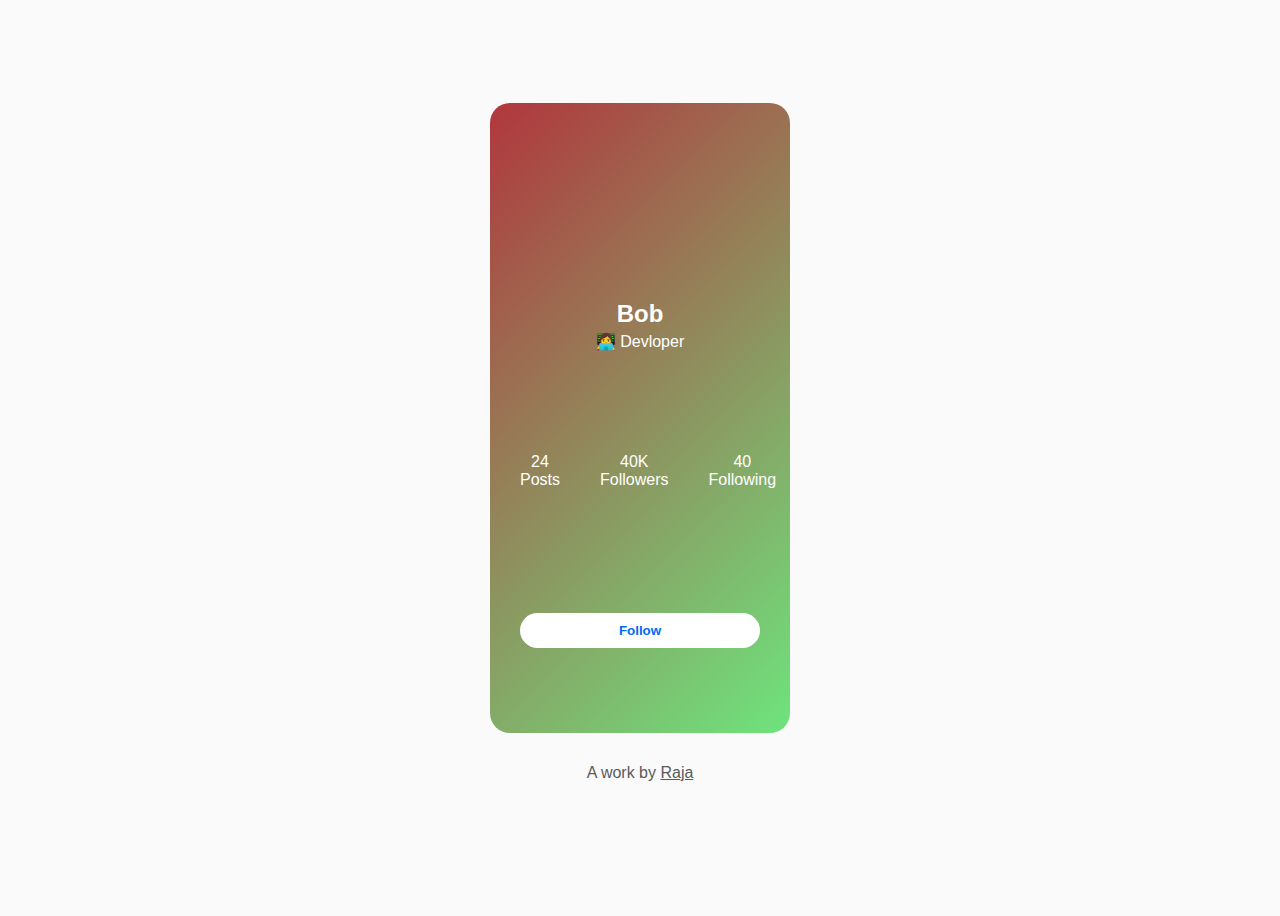
<file: card/index.html>
<!DOCTYPE html>
<html lang="en">
<head>
    <meta charset="UTF-8">
    <meta http-equiv="X-UA-Compatible" content="IE=edge">
    <meta name="viewport" content="width=device-width, initial-scale=1.0">
    <link rel="stylesheet" href="./style.css">
    <title>Card</title>
</head>
<body>
    <div class="card-container">
        <header class="card-header">
            <div class="user-profile-image"></div>
            <span class="username">Bob</span>
            <span class="user-bio">👩‍💻 Devloper</span>
        </header>
        <section class="about-section">
            <div class="about-item">
                <div class="item-value">24</div>
                <div class="item-label">Posts</div>
            </div>
            <div class="about-item">
                <div class="item-value">40K</div>
                <div class="item-label">Followers</div>
            </div>
            <div class="about-item">
                <div class="item-value">40</div>
                <div class="item-label">Following</div>
            </div>
        </section>
        <footer class="card-footer">
            <button class="follow-btn">Follow</button>
        </footer>
    </div>
    <footer>A work by <a href="https://www.linkedin.com/in/arbitcode/" target="_blank">Raja</a></footer>
</body>
</html>
</file>
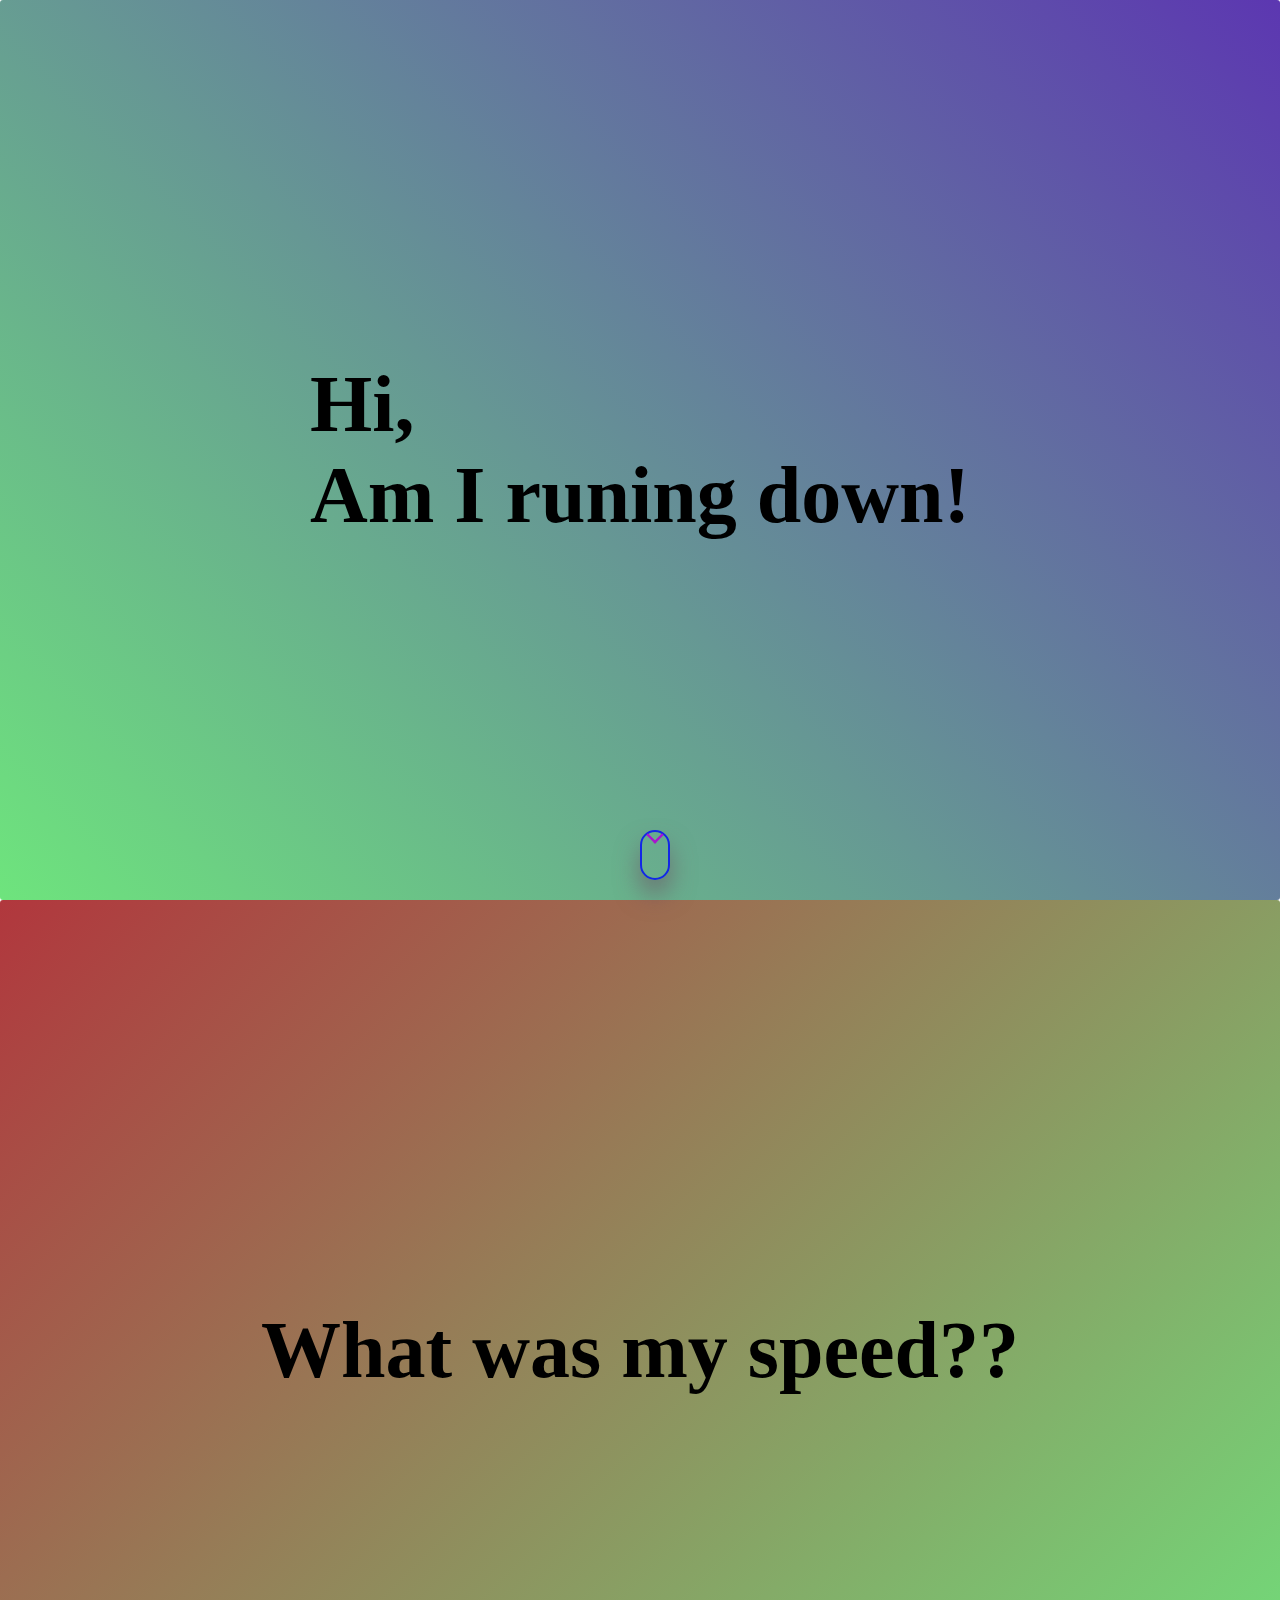
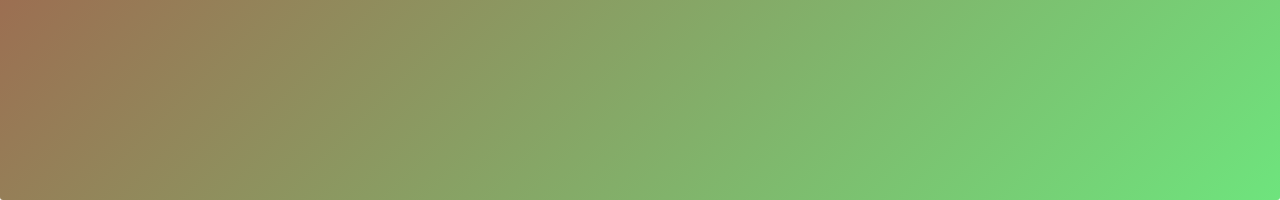
<file: scroll/index.html>
<!DOCTYPE html>
<html lang="en">
  <head>
    <meta charset="UTF-8" />
    <meta http-equiv="X-UA-Compatible" content="IE=edge" />
    <meta name="viewport" content="width=device-width, initial-scale=1.0" />
    <title>scrollDownButton</title>
    <link rel="stylesheet" href="style.css" />
  </head>
  <body>
    <section id="sec-1">
      <div class="container">
        <h1>Hi, <br> Am I runing down!</h1>

        <a href="#sec-2"><div class="scroll-down"></div></a>
      </div>
    </section>
    <section id="sec-2"><h1>What was my speed??</h1></section>
  </body>
</html>
</file>
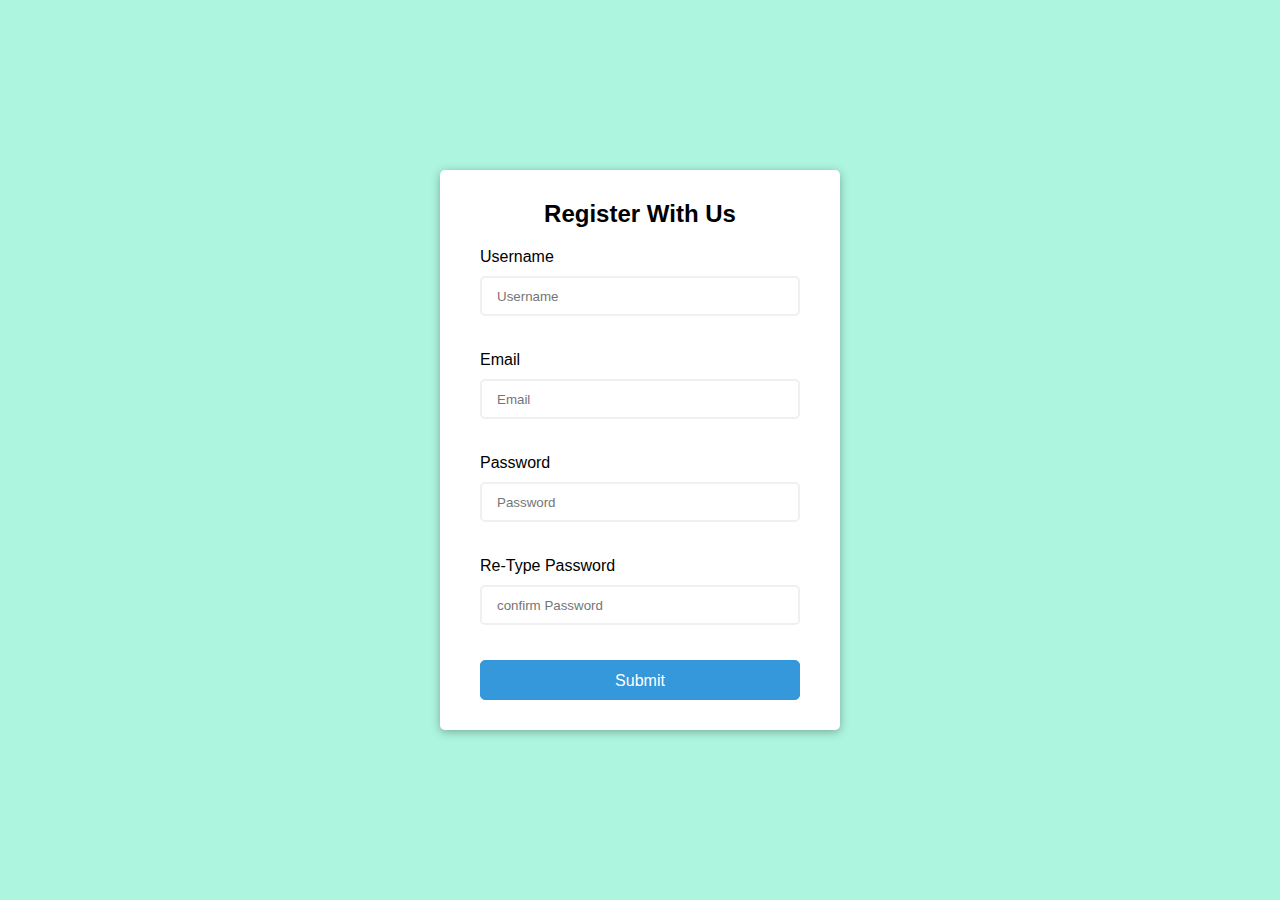
<file: formValidator/html/index.html>
<!DOCTYPE html>
<html lang="en">
<head>
    <meta charset="UTF-8">
    <meta http-equiv="X-UA-Compatible" content="IE=edge">
    <meta name="viewport" content="width=device-width, initial-scale=1.0">
    <link rel="stylesheet" href="../css/style.css">
    <title>Register</title>
</head>
<body>
    <div class="container">
        <h1>Register With Us</h1>
        <form action="" id="form" class="form">
            <div class="input">
                <label for="username">Username</label>
                <input type="text" name="username" id="username" placeholder="Username" autocomplete="off">
                <small>Error Message</small>
            </div>
            <div class="input">
                <label for="email">Email</label>
                <input type="text" name="email" id="email" placeholder="Email" autocomplete="off">
                <small>Error Message</small>
            </div>
            <div class="input">
                <label for="password">Password</label>
                <input type="password" name="password" id="password" placeholder="Password" autocomplete="off">
                <small>Error Message</small>
            </div>
            <div class="input">
                <label for="c-password">Re-Type Password</label>
                <input type="password" name="c-password" id="re-TypePassword" placeholder="confirm Password" autocomplete="off">
                <small>Error Message</small>
            </div>
            <div>
                <button type="submit">Submit</button>
            </div>
        </form>
    </div>
    
</body>

<script src="../validateForm.js"></script>
</html>
</file>
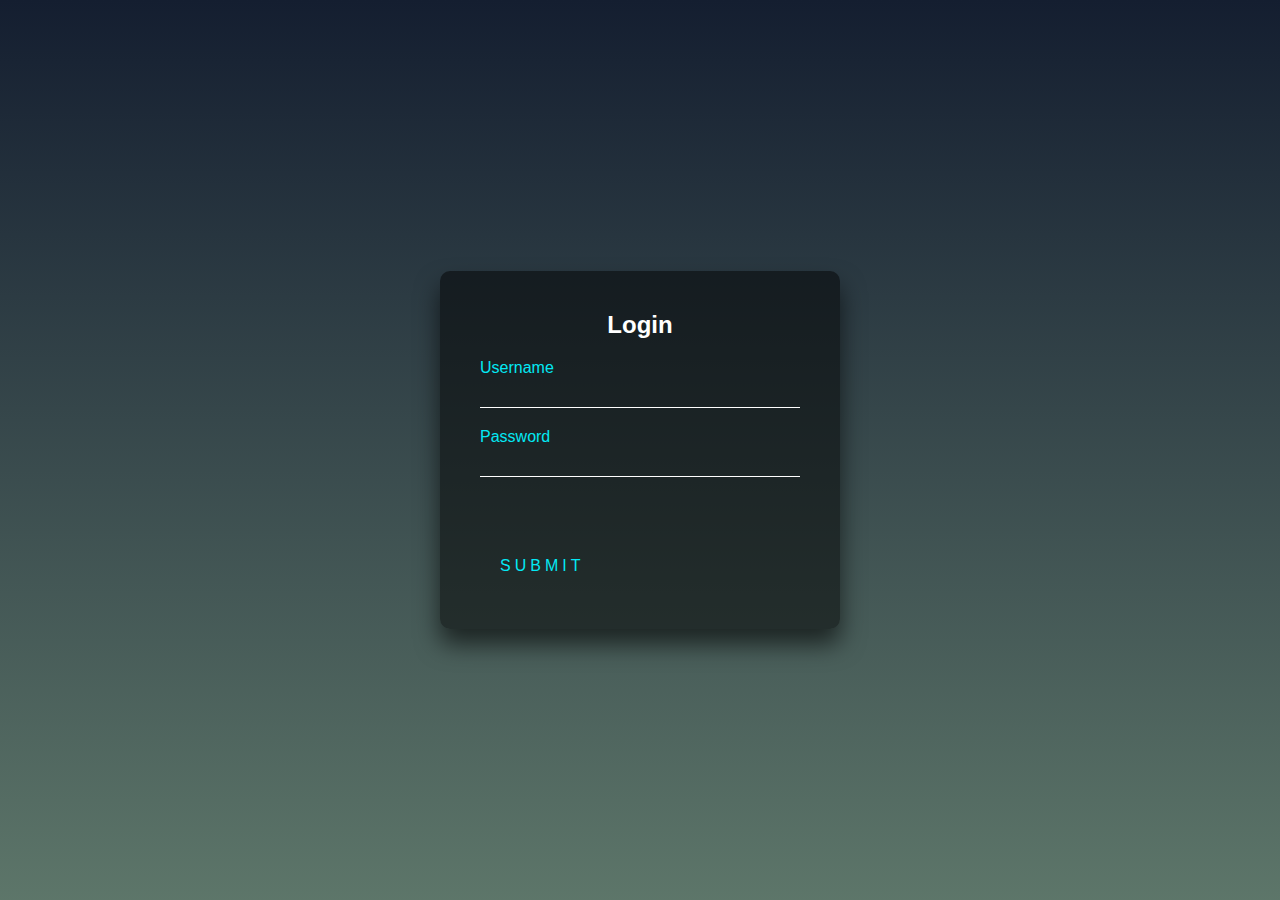
<file: login/login.html>
<!DOCTYPE html>
<html lang="en">
  <head>
    <meta charset="UTF-8" />
    <meta http-equiv="X-UA-Compatible" content="IE=edge" />
    <meta name="viewport" content="width=device-width, initial-scale=1.0" />
    <link rel="stylesheet" href="style.css" />
    <title>Login</title>
  </head>
  <body>
    <div class="login-box">
      <h2>Login</h2>
      <form action="">
        <div class="user-box">
          <input type="text" name="" id="" />
          <label for="">Username</label>
        </div>
        <div class="user-box">
          <input type="password" name="" id="" />
          <label for="">Password</label>
        </div>
        <a href="#"> Submit </a>
      </form>
    </div>
  </body>
</html>
</file>
<file: card/style.css>
* {
  box-sizing: border-box;
  font-family: "Segoe UI", Tahoma, Geneva, Verdana, sans-serif;
}

body{
    display: flex;
    flex-direction: column;
    min-height: 100vh;
    justify-content: center;
    align-items: center;
    overflow: hidden;
    background-color: #FAFAFA;
  
}

.card-container{
    display: flex;
    flex-direction: column;
    justify-content: space-evenly;
    align-items: stretch;
    min-height: 70vh;
    width: 300px;
    background-image: linear-gradient(-45deg, #6ee47d, #b1373d);
    padding: 30px 30px 10px 30px;
    border-radius:20px;
}

.card-header{
    display: flex;
    height: auto;
    width: auto;
    flex-direction: column;
    align-items: center;
    justify-content: center;
    text-align: center;
    margin-top:50px 0;
}

.user-profile-image{
    background-image: url('https://images.unsplash.com/photo-1634922057403-59163697f3c3?ixid=MnwxMjA3fDB8MHxwaG90by1wYWdlfHx8fGVufDB8fHx8&ixlib=rb-1.2.1&auto=format&fit=crop&w=764&q=80');
    background-size: cover;
    width: 100px;
    height: 100px;
    border-radius: 50%;
}

.username{
    margin-top: 10px;
    line-height: 1.5;
    font-weight: 600;
    color: #fff;
    font-size: x-large;
}

.user-bio{
    color: #fff;
    font-weight: normal;
    font-size: medium;
}

.about-section{
    display: grid;
    grid-template-columns: repeat(3, 3fr);
    column-gap: 40px;
    margin:20% 0 20% 0;
}

.about-item{
    display: flex;
    flex-direction: column;
    text-align: center;
    color: #fff;
}

.item-value{
    font-weight: 7000;
}

.card-footer{
    width: 100%;
}
.follow-btn{
    background:white;
    width: 100%;
    outline: none;
    border:none;
    padding: 10px 0;
    border-radius: 20px;
    font-weight: 700;
    color: #006af5;
}

.follow-btn:hover{
    cursor: pointer;
}

footer, footer a{
    color: rgb(90, 90, 90);
    line-height: 5;
}
</file>
<file: scroll/style.css>
*{
    padding: 0;
    margin: 0;
    box-sizing: border-box;
}
html{
    font-size:40px;
    font-family:'Segoe UI', Tahoma, Geneva, Verdana, sans-serif;
    scroll-behavior: smooth;
}
 h1{
    font-family: cursive;
}

section{
    min-height:100vh;
    width:100%;
    display: flex;
    align-items:center;
    justify-content:center;
}

#sec-1{
    background-image: linear-gradient(45deg, #6ee47d, #5c37b1);
    position: relative;
    border-radius: 3px;
}

#sec-2{
    background-image: linear-gradient(-45deg, #6ee47d, #b1373d);
    border-radius: 3px;
}

.scroll-down{
    height:50px;
    width:30px;
    border: 2px solid rgb(18, 39, 230);
    position: absolute;
    left: 50%;
    bottom: 20px;
    border-radius: 50px;
    cursor: pointer;
    box-shadow: 0 15px 25px rgba(109, 79, 97, 0.6);
}

.scroll-down::before, .scroll-down::after{
    content: '';
    position: absolute;
    top: 20%;
    left: 50%;
    border: 2px solid rgb(169, 22, 206);
    height: 10px;
    width: 10px;
    transform: translate(-50%, -100%) rotate(45deg);
    border-top: transparent;
    border-left: transparent;
    animation: scroll-down 1s ease-in-out infinite;
}

.scroll-down::after{
    top: 20%;
    animation-delay: 0.3s;
}

@keyframes scroll-down {
    0%{
        opacity: 0;
    }
    30%{
        opacity: 1;
    }
    60%{
        opacity: 1;
    }
    100%{
        opacity: 0;
        top:90%;
    }
}
</file>
<file: formValidator/css/style.css>
*{
    margin: 0;
    padding: 0;
    box-sizing: border-box;
    outline: none;
}

body{
    font-family:"Open Sans", sans-serif;
    height: 100vh;
    display: flex;
    align-items: center;
    justify-content: center;
    background-color:rgba(118, 238, 202, 0.6);
 }
.container {
    background-color:#fff;
    border-radius: 5px;
    width: 400px;
    padding: 30px 40px;
    box-shadow: 0 2px 10px rgba(0,0,0,0.3);

}

.container h1 {
    text-align: center;
    margin: 0 0 20px;
    font-size: 24px; 
}

.input {
    margin-bottom:  20px;
    position: relative;
}

.input label {
    display: block;
    margin-bottom: 10px;    
}

.input input {
    width: 100%;
    height: 40px;
    padding: 0 15px;
    background-color:transparent;
    border: 2px solid #f0f0f0;
    border-radius: 5px;    
}

.input small {

    display: block;
    color:#e74c3c;
    font-weight: bold;
    font-size: 11px;
    padding-top: 3px;
    visibility: hidden;

}

.input.success input{
    border: 2px solid #2ecc71;
}

.input.error input {
    border:2px solid #e74c3c;
}

.input.error small {
    visibility:visible;
}

button{
    width: 100%;
    height: 40px;
    line-height: 40px;
    background-color: #3498db;
    border: 1px solid #3498db;
    border-radius: 5px;
    cursor: pointer;
    color: #fff;
    display: block;
    font-size: 16px;
}
</file>
<file: login/style.css>
html {
  height: 100%;
}

body {
  margin: 0;
  padding: 0;
  font-family: sans-serif;
  background: linear-gradient(#141e30, #243b);
}

.login-box {
  position: absolute;
  top: 50%;
  left: 50%;
  width: 400px;
  padding: 40px;
  transform: translate(-50%, -50%);
  background: rgba(0, 0, 0, 0.5);
  box-sizing: border-box;
  box-shadow: 0 15px 25px rgba(0, 0, 0, 0.6);
  border-radius: 10px;
}

.login-box h2 {
  margin: 0 0 30px;
  padding: 0;
  color: #fff;
  text-align: center;
}

.login-box .user-box {
  position: relative;
}

.login-box .user-box input {
  width: 100%;
  padding: 10px 0;
  font-size: 16px;
  color: #fff;
  margin-bottom: 30px;
  border: none;
  border-bottom: 1px solid #fff;
  outline: none;
  background: transparent;
}

.login-box .user-box label {
  position: absolute;
  top: 0;
  left: 0;
  padding: 10px 0;
  font-size: 16px;
  color: #fff;
  pointer-events: none;
  transition: 5s;
}

.login-box .user-box input:focus ~ label,
.login-box .user-box input:valid ~ label {
  top: -20px;
  left: 0;
  font-size: 16px;
  color: #03e9f4;
}

.login-box form a {
  position: relative;
  display: inline-block;
  padding: 10px 20px;
  color: #03e9f4;
  font-size: 16px;
  text-decoration: none;
  text-transform: uppercase;
  overflow: hidden;
  transition: 5s;
  margin-top: 40px;
  letter-spacing: 4px;
}

.login-box a:hover {
  background: #03e9f4;
  color: #fff;
  border-radius: 5px;
  box-shadow: 0 0 5px #03e9f4, 0 0 25px #03e9f4, 0 0 50px #03e9f4,
    0 0 100px #03e9f4;
}
</file>
